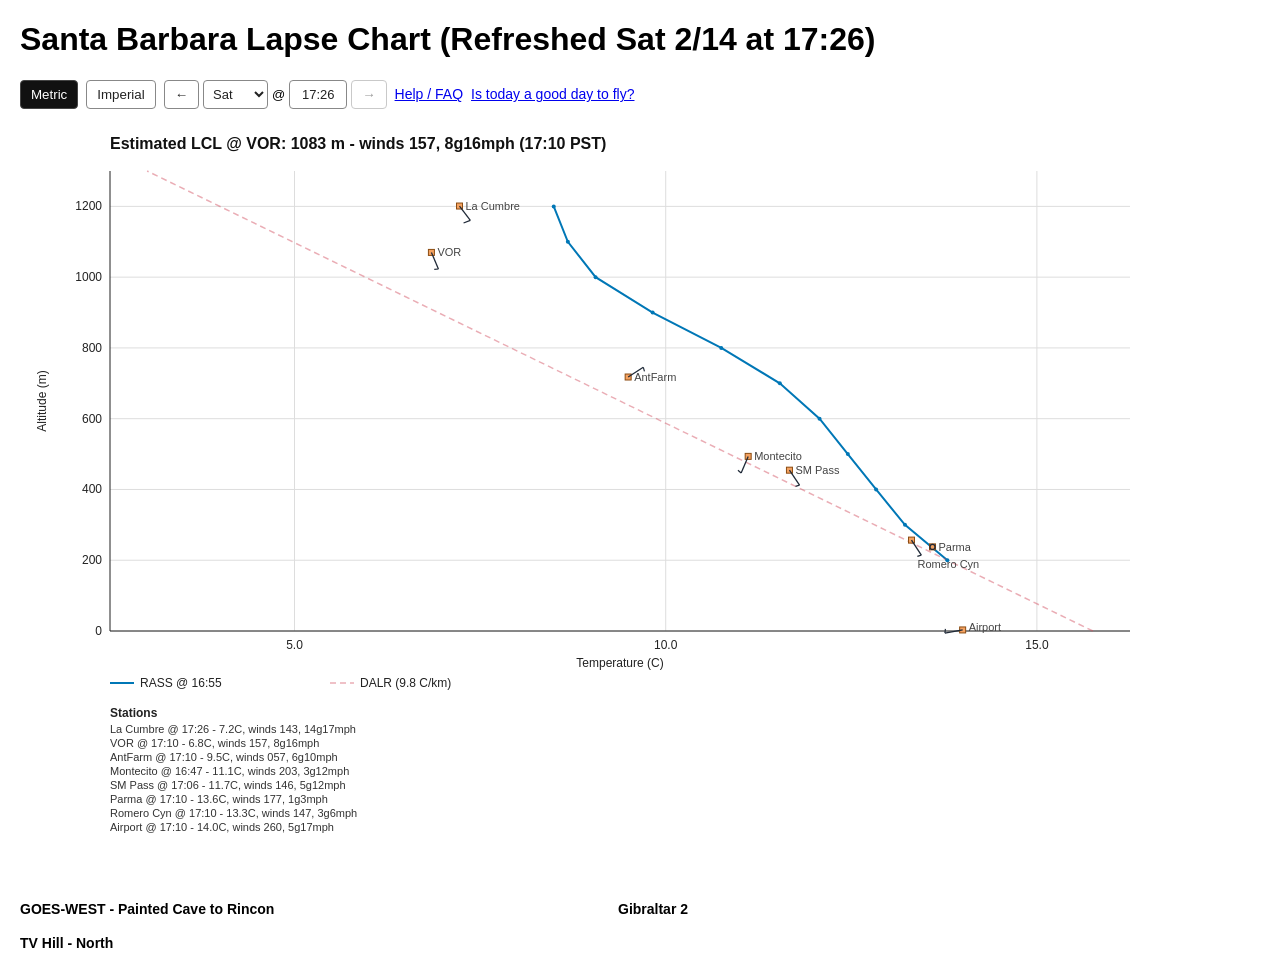
<file: index.html>
<!doctype html>
<html lang="en">
<head>
  <meta charset="utf-8" />
  <meta name="viewport" content="width=device-width, initial-scale=1" />
  <title>SB Live Lapse</title>
  <link rel="canonical" href="https://sb-live-lapse.com/" />
  <link rel="stylesheet" href="./styles.css" />
  <script defer src="./app.js"></script>
</head>
<body>
  <h1 id="chartTitle">Santa Barbara Lapse Chart (Refreshed --- --/-- at --:--)</h1>
  <div class="toolbar">
    <button id="metricBtn" class="control-button is-active" type="button">Metric</button>
    <button id="imperialBtn" class="control-button" type="button">Imperial</button>
    <div class="snapshot-nav" role="group" aria-label="Snapshot navigation (Pacific time)">
      <button id="prevSnapshotBtn" class="control-button" type="button" aria-label="Previous snapshot">&#8592;</button>
      <select id="snapshotDay" class="snapshot-field" aria-label="Snapshot day (Pacific time)" disabled>
        <option value="">---</option>
      </select>
      <span aria-hidden="true">@</span>
      <input id="snapshotTime" class="snapshot-field" type="text" inputmode="numeric" maxlength="5"
        placeholder="--:--" aria-label="Snapshot time (Pacific, 24-hour)"
        title="Pacific time: enter HH:MM or HHMM. Press Enter or leave the field to jump to the nearest available snapshot."
        autocomplete="off" spellcheck="false" disabled />
      <button id="nextSnapshotBtn" class="control-button" type="button" aria-label="Next snapshot">&#8594;</button>
    </div>
    <a
      href="./faq.html"
      target="_blank"
      rel="noopener noreferrer"
      class="toolbar-link"
    >Help / FAQ</a>
    <a
      href="https://www.youtube.com/watch?v=dQw4w9WgXcQ&list=RDdQw4w9WgXcQ"
      target="_blank"
      rel="noopener noreferrer"
      class="toolbar-link"
    >Is today a good day to fly?</a>
  </div>
  <img id="chart" src="./sba_wwtemp_chart_metric.svg" alt="Santa Barbara lapse chart" />
  <div class="imagery-grid">
  <section id="satelliteSection" class="satellite-section" aria-labelledby="satelliteHeading">
    <h2 id="satelliteHeading">GOES-WEST - Painted Cave to Rincon</h2>
    <p id="satelliteCaption" hidden></p>
    <p id="satelliteStatus" class="satellite-status" role="status">Loads after the chart, when this section is in view.</p>
    <button id="loadSatellite" class="control-button" type="button" disabled hidden>Load satellite image</button>
    <img id="satelliteImage" width="600" height="418" decoding="async" fetchpriority="low"
      aria-describedby="satelliteCaption" title="Satellite imagery: CIRA/NOAA. Coastline: Natural Earth."
      alt="GOES-West cloud imagery from Painted Cave to Rincon, with the coastline and Santa Barbara and Carpinteria marked. North is up; scan time is printed on each frame." hidden />
    <button id="playSatellite" class="control-button" type="button" disabled hidden>Play last hour</button>
  </section>
  <section id="gibraltarSection" class="camera-section" aria-labelledby="gibraltarHeading">
    <h2 id="gibraltarHeading"><a href="https://ops.alertcalifornia.org/cam-console/1986" target="_blank" rel="noopener noreferrer" title="ALERTCalifornia | UC San Diego">Gibraltar 2</a></h2>
    <p id="gibraltarCaption" hidden></p>
    <p id="gibraltarStatus" class="camera-status" role="status" hidden></p>
    <button id="gibraltarLoad" class="control-button" type="button" disabled hidden>Load camera image</button>
    <img id="gibraltarImage" width="600" height="366" decoding="async" fetchpriority="low"
      aria-describedby="gibraltarCaption" title="ALERTCalifornia | UC San Diego"
      alt="Latest tight image from Gibraltar 2. Capture time and actual compass bearing are printed above the image." hidden />
  </section>
  <section id="tvhillSection" class="camera-section panorama-section" aria-labelledby="tvhillHeading">
    <h2 id="tvhillHeading"><a href="https://ops.alertcalifornia.org/cam-console/2748" target="_blank" rel="noopener noreferrer" title="ALERTCalifornia | UC San Diego">TV Hill - North</a></h2>
    <p id="tvhillCaption" hidden></p>
    <p id="tvhillStatus" class="camera-status" role="status" hidden></p>
    <button id="tvhillLoad" class="control-button" type="button" disabled hidden>Load camera image</button>
    <img id="tvhillImage" width="1200" height="415" decoding="async" fetchpriority="low"
      aria-describedby="tvhillCaption" title="ALERTCalifornia | UC San Diego"
      alt="TV Hill 2 panorama cropped from 330 degrees through north to 090 degrees, with bearing labels." hidden />
  </section>
  </div>
</body>
</html>
</file>
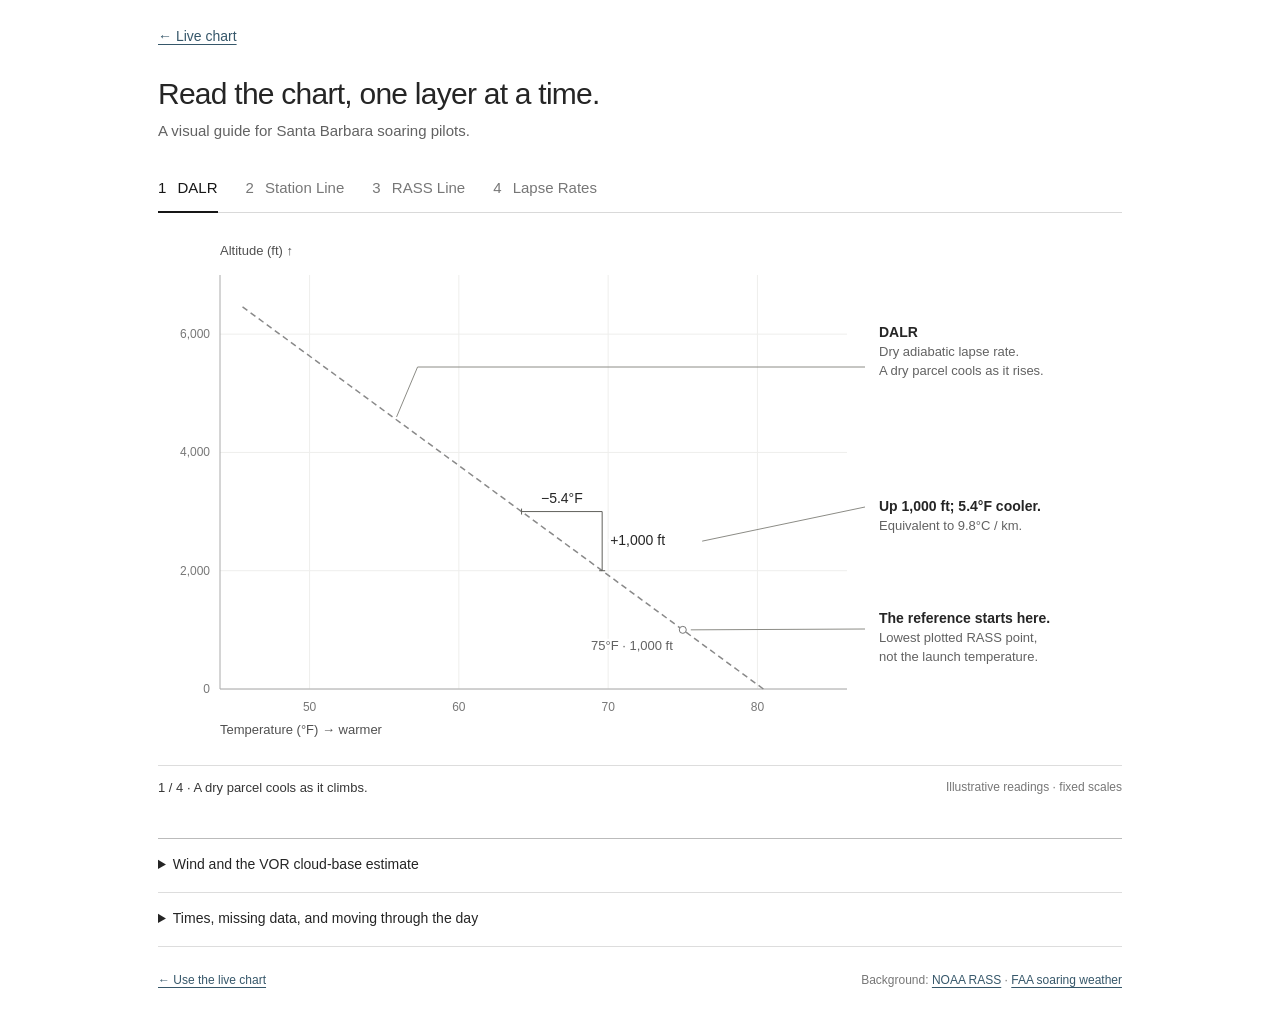
<file: faq.html>
<!doctype html>
<html lang="en">
<head>
  <meta charset="utf-8" />
  <meta name="viewport" content="width=device-width, initial-scale=1" />
  <meta name="description" content="Read the Santa Barbara lapse chart in four visual steps: DALR, Station Line, RASS Line, and Lapse Rates." />
  <title>A visual guide for soaring pilots — SB Live Lapse</title>
  <link rel="canonical" href="https://sb-live-lapse.com/faq.html" />
  <link rel="stylesheet" href="./styles.css" />
  <script defer src="./app.js"></script>
  <script defer src="./faq.js"></script>
</head>
<body class="faq-page">
  <main class="visual-guide">
    <header class="guide-header">
      <a href="./">← Live chart</a>
      <h1>Read the chart, one layer at a time.</h1>
      <p>A visual guide for Santa Barbara soaring pilots.</p>
    </header>

    <div class="layer-controls" role="group" aria-label="Chart layers">
      <button type="button" data-stage="1" aria-pressed="true" aria-controls="lesson-chart station-example"><span>1</span> DALR</button>
      <button type="button" data-stage="2" aria-pressed="false" aria-controls="lesson-chart station-example"><span>2</span> Station Line</button>
      <button type="button" data-stage="3" aria-pressed="false" aria-controls="lesson-chart station-example"><span>3</span> RASS Line</button>
      <button type="button" data-stage="4" aria-pressed="false" aria-controls="lesson-chart station-example"><span>4</span> Lapse Rates</button>
    </div>
    <figure class="lesson-figure">
      <svg id="lesson-chart" class="lesson-chart" role="img" aria-labelledby="lesson-chart-title lesson-chart-description"></svg>
      <figcaption><span id="layer-summary" class="layer-summary" aria-live="polite">1 / 4 · A dry parcel cools as it climbs.</span><span>Illustrative readings · fixed scales</span></figcaption>
    </figure>

    <figure id="station-example" class="station-example" hidden>
      <figcaption>In the station rows below the live chart</figcaption>
      <div class="station-readout">
        <span class="station-identity">La Cumbre (783SE) 3811ft @ 11:20 —</span>
        <span class="readout-part"><b>74.0F</b><small>observed temperature</small></span>
        <span class="readout-part"><b>winds 230, 8g14mph</b><small>from 230° · 8 mph, gusting 14</small></span>
      </div>
      <div id="station-row-rates" class="station-row-rates" hidden>
        <span>lapse/1000ft</span> <span id="station-comparisons"></span>
        <small>Each number compares La Cumbre with the named lower station.</small>
      </div>
    </figure>
    <noscript><p>Enable JavaScript to view the annotated charts. The dashed DALR reference cools 5.4°F per 1,000 ft; orange squares are surface stations; the black RASS profile shows the air aloft. Up is higher and right is warmer.</p></noscript>

    <div class="field-notes">
      <details>
        <summary>Wind and the VOR cloud-base estimate</summary>
        <div class="readout-key">
          <div><b>230°</b><span>from the southwest</span></div>
          <div><b>8g14mph</b><span>8 mph, gusting 14</span></div>
          <div><svg viewBox="0 0 100 44" role="img" aria-label="A wind barb with one full and one half feather: 15 knots"><path d="M28 38 V6 M28 6 L49 15 M28 15 L40 21"/><text x="59" y="27">15 kt</text></svg><span>long feather 10 kt · short 5 kt</span></div>
        </div>
        <div class="lcl-key"><b>Estimated LCL @ VOR: <u>6,000 ft</u></b><span>↑ estimated saturation altitude, MSL</span></div>
        <p>Wind text stays in mph; barbs use knots (a flag = 50 kt). LCL uses VOR temperature and dew point. It estimates where that air would condense, not the top of lift or an observed ceiling.</p>
      </details>

      <details>
        <summary>Times, missing data, and moving through the day</summary>
        <div class="readout-key time-key">
          <div><b>Refreshed 11:30</b><span>chart built</span></div>
          <div><b>RASS @ 10:55</b><span>air sampled</span></div>
          <div><b>Station @ 11:20</b><span>station report*</span></div>
        </div>
        <p>All times local. Station points need temperatures ≤ 60 minutes old when the chart was built; RASS disappears after 6 hours. Saved readings can be reused. Missing means no usable data; n/a means no lower comparison.</p>
        <p><kbd>←</kbd> older snapshot · <kbd>→</kbd> newer snapshot · <strong>Reload</strong> for the latest. History covers about 48 hours. Check the axis values when comparing snapshots: the live chart rescales.</p>
        <small>*The row shows the wind time when available, otherwise temperature time; they can differ.</small>
      </details>
    </div>

    <footer class="guide-footer">
      <a href="./">← Use the live chart</a>
      <span>Background: <a href="https://psl.noaa.gov/psd3/boundary/MstToga/profiler_description.html">NOAA RASS</a> · <a href="https://www.faa.gov/regulations_policies/handbooks_manuals/aviation/glider_handbook/gfh_chapter_9.pdf">FAA soaring weather</a></span>
    </footer>
  </main>
</body>
</html>
</file>
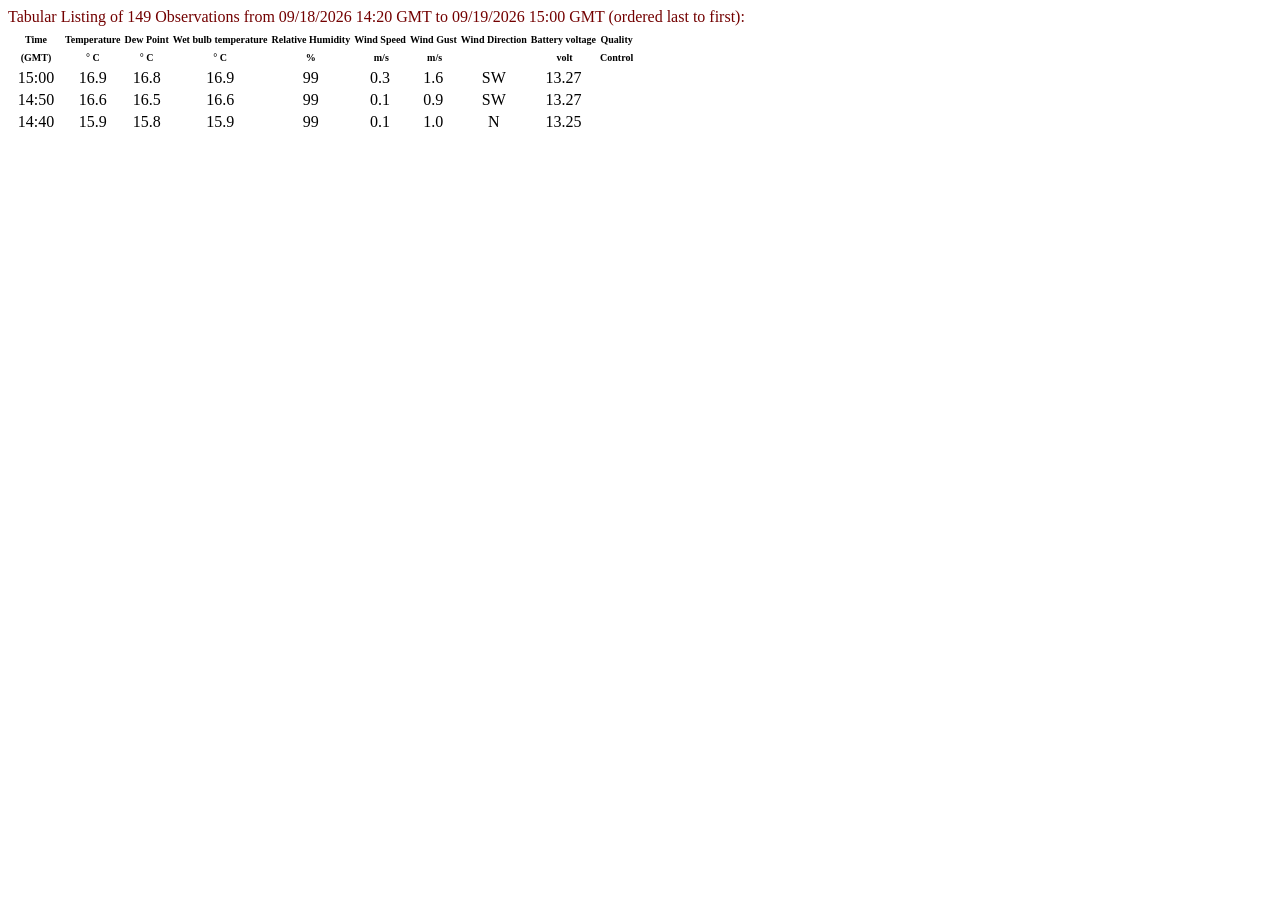
<file: tests/fixtures/mesowest_421SE.html>
<!DOCTYPE html>
<html><head><title>421SE Weather Conditions</title></head><body>
<font color="#730000">Tabular Listing of 149 Observations from 09/18/2026 14:20 GMT to 09/19/2026 15:00 GMT (ordered last to first):</font><br>
<table class="newtable">
	<tr>
		<th align="center" valign="top" class="newtable" width=50><font size="-2">Time<br>(GMT)</font></th>
		<th align="center" valign="top" class="newtable"><font size="-2">Temperature<br>&#176; C</font></th>
		<th align="center" valign="top" class="newtable"><font size="-2">Dew Point<br>&#176; C</font></th>
		<th align="center" valign="top" class="newtable"><font size="-2">Wet bulb temperature<br>&#176; C</font></th>
		<th align="center" valign="top" class="newtable"><font size="-2">Relative Humidity<br>%</font></th>
		<th align="center" valign="top" class="newtable"><font size="-2">Wind Speed<br>&nbsp;m/s</font></th>
		<th align="center" valign="top" class="newtable"><font size="-2">Wind Gust<br>&nbsp;m/s</font></th>
		<th align="center" valign="top" class="newtable"><font size="-2">Wind Direction<br></font></th>
		<th align="center" valign="top" class="newtable"><font size="-2">Battery voltage<br>&nbsp;volt</font></th>
		<th align="center" valign="top" class="newtable"><font size="-2">Quality<br>Control</font></th>
	</tr>
	<tr>
		<td align="center">15:00</td>
		<td align="center">   16.9</td>
		<td align="center">   16.8</td>
		<td align="center">   16.9</td>
		<td align="center">     99</td>
		<td align="center">0.3</td>
		<td align="center">1.6</td>
		<td align="center">SW</td>
		<td align="center">  13.27</td>
	<tr>
		<td align="center">14:50</td>
		<td align="center">   16.6</td>
		<td align="center">   16.5</td>
		<td align="center">   16.6</td>
		<td align="center">     99</td>
		<td align="center">0.1</td>
		<td align="center">0.9</td>
		<td align="center">SW</td>
		<td align="center">  13.27</td>
	<tr>
		<td align="center">14:40</td>
		<td align="center">   15.9</td>
		<td align="center">   15.8</td>
		<td align="center">   15.9</td>
		<td align="center">     99</td>
		<td align="center">0.1</td>
		<td align="center">1.0</td>
		<td align="center">N</td>
		<td align="center">  13.25</td>
	</table></body></html>
</file>
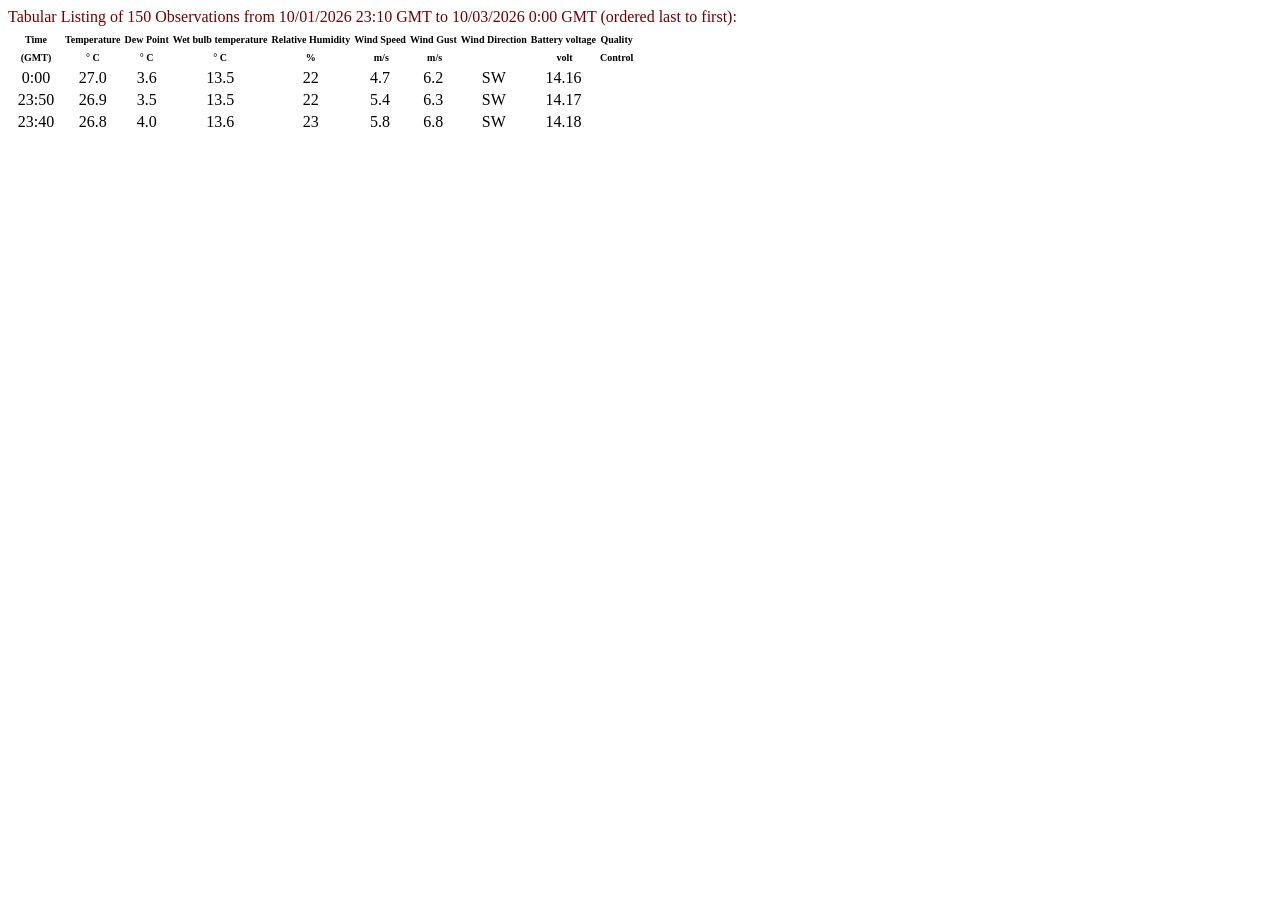
<file: tests/fixtures/mesowest_783SE.html>
<!DOCTYPE html>
<html><head><title>783SE Weather Conditions</title></head><body>
<font color="#730000">Tabular Listing of 150 Observations from 10/01/2026 23:10 GMT to 10/03/2026 0:00 GMT (ordered last to first):</font><br>
<table class="newtable">
	<tr>
		<th align="center" valign="top" class="newtable" width=50><font size="-2">Time<br>(GMT)</font></th>
		<th align="center" valign="top" class="newtable"><font size="-2">Temperature<br>&#176; C</font></th>
		<th align="center" valign="top" class="newtable"><font size="-2">Dew Point<br>&#176; C</font></th>
		<th align="center" valign="top" class="newtable"><font size="-2">Wet bulb temperature<br>&#176; C</font></th>
		<th align="center" valign="top" class="newtable"><font size="-2">Relative Humidity<br>%</font></th>
		<th align="center" valign="top" class="newtable"><font size="-2">Wind Speed<br>&nbsp;m/s</font></th>
		<th align="center" valign="top" class="newtable"><font size="-2">Wind Gust<br>&nbsp;m/s</font></th>
		<th align="center" valign="top" class="newtable"><font size="-2">Wind Direction<br></font></th>
		<th align="center" valign="top" class="newtable"><font size="-2">Battery voltage<br>&nbsp;volt</font></th>
		<th align="center" valign="top" class="newtable"><font size="-2">Quality<br>Control</font></th>
	</tr>
	<tr>
		<td align="center">0:00</td>
		<td align="center">   27.0</td>
		<td align="center">    3.6</td>
		<td align="center">   13.5</td>
		<td align="center">     22</td>
		<td align="center">4.7</td>
		<td align="center">6.2</td>
		<td align="center">SW</td>
		<td align="center">  14.16</td>
	<tr>
		<td align="center">23:50</td>
		<td align="center">   26.9</td>
		<td align="center">    3.5</td>
		<td align="center">   13.5</td>
		<td align="center">     22</td>
		<td align="center">5.4</td>
		<td align="center">6.3</td>
		<td align="center">SW</td>
		<td align="center">  14.17</td>
	<tr>
		<td align="center">23:40</td>
		<td align="center">   26.8</td>
		<td align="center">    4.0</td>
		<td align="center">   13.6</td>
		<td align="center">     23</td>
		<td align="center">5.8</td>
		<td align="center">6.8</td>
		<td align="center">SW</td>
		<td align="center">  14.18</td>
	</table></body></html>
</file>
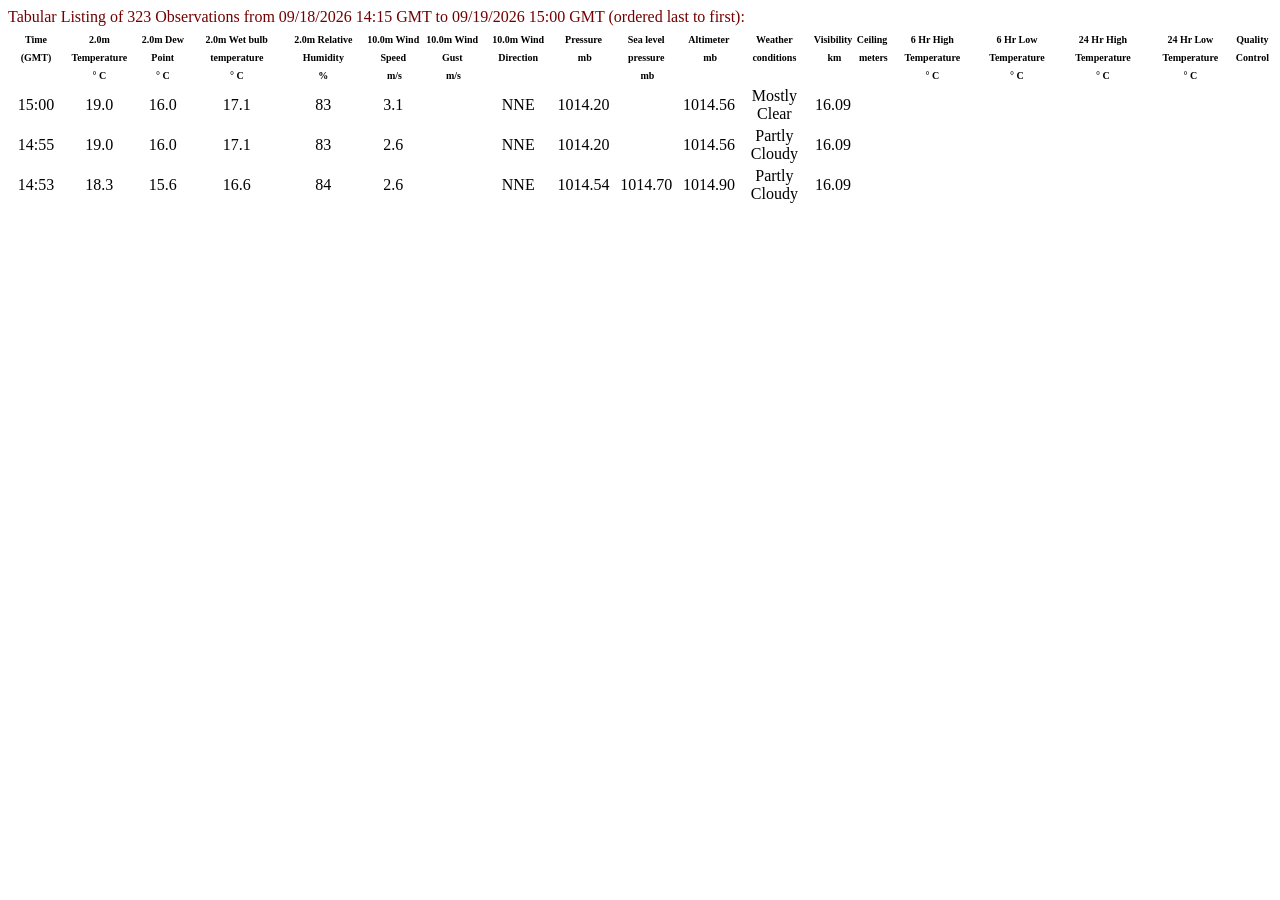
<file: tests/fixtures/mesowest_KSBA.html>
<!DOCTYPE html>
<html><head><title>KSBA Weather Conditions</title></head><body>
<font color="#730000">Tabular Listing of 323 Observations from 09/18/2026 14:15 GMT to 09/19/2026 15:00 GMT (ordered last to first):</font><br>
<table class="newtable">
	<tr>
		<th align="center" valign="top" class="newtable" width=50><font size="-2">Time<br>(GMT)</font></th>
		<th align="center" valign="top" class="newtable"><font size="-2">2.0m Temperature<br>&#176; C</font></th>
		<th align="center" valign="top" class="newtable"><font size="-2">2.0m Dew Point<br>&#176; C</font></th>
		<th align="center" valign="top" class="newtable"><font size="-2">2.0m Wet bulb temperature<br>&#176; C</font></th>
		<th align="center" valign="top" class="newtable"><font size="-2">2.0m Relative Humidity<br>%</font></th>
		<th align="center" valign="top" class="newtable"><font size="-2">10.0m Wind Speed<br>&nbsp;m/s</font></th>
		<th align="center" valign="top" class="newtable"><font size="-2">10.0m Wind Gust<br>&nbsp;m/s</font></th>
		<th align="center" valign="top" class="newtable"><font size="-2">10.0m Wind Direction<br></font></th>
		<th align="center" valign="top" class="newtable"><font size="-2">Pressure<br>&nbsp;mb</font></th>
		<th align="center" valign="top" class="newtable"><font size="-2">Sea level pressure<br>&nbsp;mb</font></th>
		<th align="center" valign="top" class="newtable"><font size="-2">Altimeter<br>&nbsp;mb</font></th>
		<th align="center" valign="top" class="newtable"><font size="-2">Weather conditions<br></font></th>
		<th align="center" valign="top" class="newtable"><font size="-2">Visibility<br>&nbsp;km</font></th>
		<th align="center" valign="top" class="newtable"><font size="-2">Ceiling<br>&nbsp;meters</font></th>
		<th align="center" valign="top" class="newtable"><font size="-2">6 Hr High Temperature<br>&#176; C</font></th>
		<th align="center" valign="top" class="newtable"><font size="-2">6 Hr Low Temperature<br>&#176; C</font></th>
		<th align="center" valign="top" class="newtable"><font size="-2">24 Hr High Temperature<br>&#176; C</font></th>
		<th align="center" valign="top" class="newtable"><font size="-2">24 Hr Low Temperature<br>&#176; C</font></th>
		<th align="center" valign="top" class="newtable"><font size="-2">Quality<br>Control</font></th>
	</tr>
	<tr>
		<td align="center">15:00</td>
		<td align="center">   19.0</td>
		<td align="center">   16.0</td>
		<td align="center">   17.1</td>
		<td align="center">     83</td>
		<td align="center">3.1</td>
		<td align="center"></td>
		<td align="center">NNE</td>
		<td align="center">1014.20</td>
		<td align="center"></td>
		<td align="center">1014.56</td>
		<td align="center">Mostly Clear</td>
		<td align="center">  16.09</td>
		<td align="center"></td>
		<td align="center"></td>
		<td align="center"></td>
		<td align="center"></td>
		<td align="center"></td>
	<tr>
		<td align="center">14:55</td>
		<td align="center">   19.0</td>
		<td align="center">   16.0</td>
		<td align="center">   17.1</td>
		<td align="center">     83</td>
		<td align="center">2.6</td>
		<td align="center"></td>
		<td align="center">NNE</td>
		<td align="center">1014.20</td>
		<td align="center"></td>
		<td align="center">1014.56</td>
		<td align="center">Partly Cloudy</td>
		<td align="center">  16.09</td>
		<td align="center"></td>
		<td align="center"></td>
		<td align="center"></td>
		<td align="center"></td>
		<td align="center"></td>
	<tr>
		<td align="center">14:53</td>
		<td align="center">   18.3</td>
		<td align="center">   15.6</td>
		<td align="center">   16.6</td>
		<td align="center">     84</td>
		<td align="center">2.6</td>
		<td align="center"></td>
		<td align="center">NNE</td>
		<td align="center">1014.54</td>
		<td align="center">1014.70</td>
		<td align="center">1014.90</td>
		<td align="center">Partly Cloudy</td>
		<td align="center">  16.09</td>
		<td align="center"></td>
		<td align="center"></td>
		<td align="center"></td>
		<td align="center"></td>
		<td align="center"></td>
	</table></body></html>
</file>
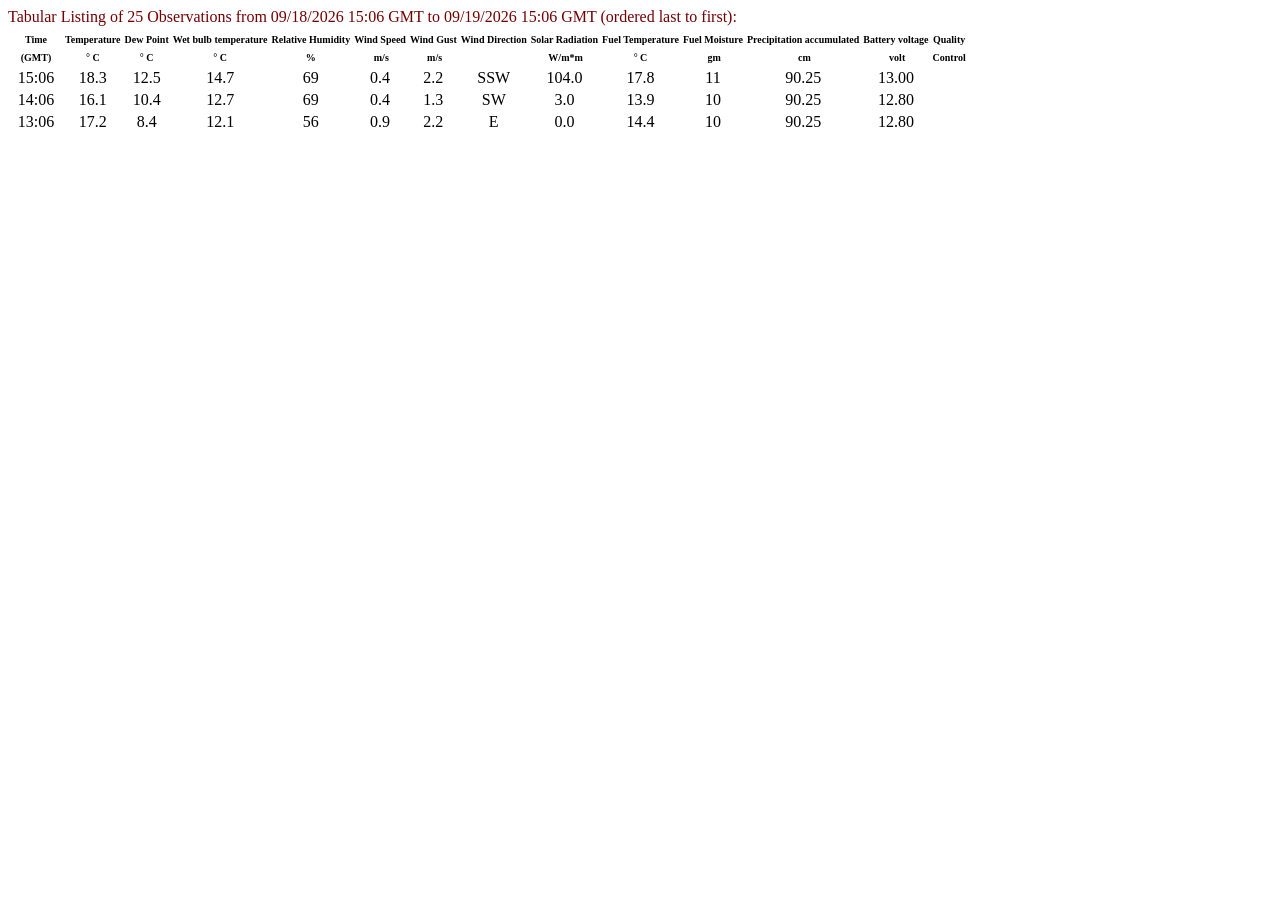
<file: tests/fixtures/mesowest_MPWC1.html>
<!DOCTYPE html>
<html><head><title>MPWC1 Weather Conditions</title></head><body>
<font color="#730000">Tabular Listing of 25 Observations from 09/18/2026 15:06 GMT to 09/19/2026 15:06 GMT (ordered last to first):</font><br>
<table class="newtable">
	<tr>
		<th align="center" valign="top" class="newtable" width=50><font size="-2">Time<br>(GMT)</font></th>
		<th align="center" valign="top" class="newtable"><font size="-2">Temperature<br>&#176; C</font></th>
		<th align="center" valign="top" class="newtable"><font size="-2">Dew Point<br>&#176; C</font></th>
		<th align="center" valign="top" class="newtable"><font size="-2">Wet bulb temperature<br>&#176; C</font></th>
		<th align="center" valign="top" class="newtable"><font size="-2">Relative Humidity<br>%</font></th>
		<th align="center" valign="top" class="newtable"><font size="-2">Wind Speed<br>&nbsp;m/s</font></th>
		<th align="center" valign="top" class="newtable"><font size="-2">Wind Gust<br>&nbsp;m/s</font></th>
		<th align="center" valign="top" class="newtable"><font size="-2">Wind Direction<br></font></th>
		<th align="center" valign="top" class="newtable"><font size="-2">Solar Radiation<br>&nbsp;W/m*m</font></th>
		<th align="center" valign="top" class="newtable"><font size="-2">Fuel Temperature<br>&#176; C</font></th>
		<th align="center" valign="top" class="newtable"><font size="-2">Fuel Moisture<br>&nbsp;gm</font></th>
		<th align="center" valign="top" class="newtable"><font size="-2">Precipitation accumulated<br>&nbsp;cm</font></th>
		<th align="center" valign="top" class="newtable"><font size="-2">Battery voltage<br>&nbsp;volt</font></th>
		<th align="center" valign="top" class="newtable"><font size="-2">Quality<br>Control</font></th>
	</tr>
	<tr>
		<td align="center">15:06</td>
		<td align="center">   18.3</td>
		<td align="center">   12.5</td>
		<td align="center">   14.7</td>
		<td align="center">     69</td>
		<td align="center">0.4</td>
		<td align="center">2.2</td>
		<td align="center">SSW</td>
		<td align="center">  104.0</td>
		<td align="center">   17.8</td>
		<td align="center">     11</td>
		<td align="center">  90.25</td>
		<td align="center">  13.00</td>
	<tr>
		<td align="center">14:06</td>
		<td align="center">   16.1</td>
		<td align="center">   10.4</td>
		<td align="center">   12.7</td>
		<td align="center">     69</td>
		<td align="center">0.4</td>
		<td align="center">1.3</td>
		<td align="center">SW</td>
		<td align="center">    3.0</td>
		<td align="center">   13.9</td>
		<td align="center">     10</td>
		<td align="center">  90.25</td>
		<td align="center">  12.80</td>
	<tr>
		<td align="center">13:06</td>
		<td align="center">   17.2</td>
		<td align="center">    8.4</td>
		<td align="center">   12.1</td>
		<td align="center">     56</td>
		<td align="center">0.9</td>
		<td align="center">2.2</td>
		<td align="center">E</td>
		<td align="center">    0.0</td>
		<td align="center">   14.4</td>
		<td align="center">     10</td>
		<td align="center">  90.25</td>
		<td align="center">  12.80</td>
	</table></body></html>
</file>
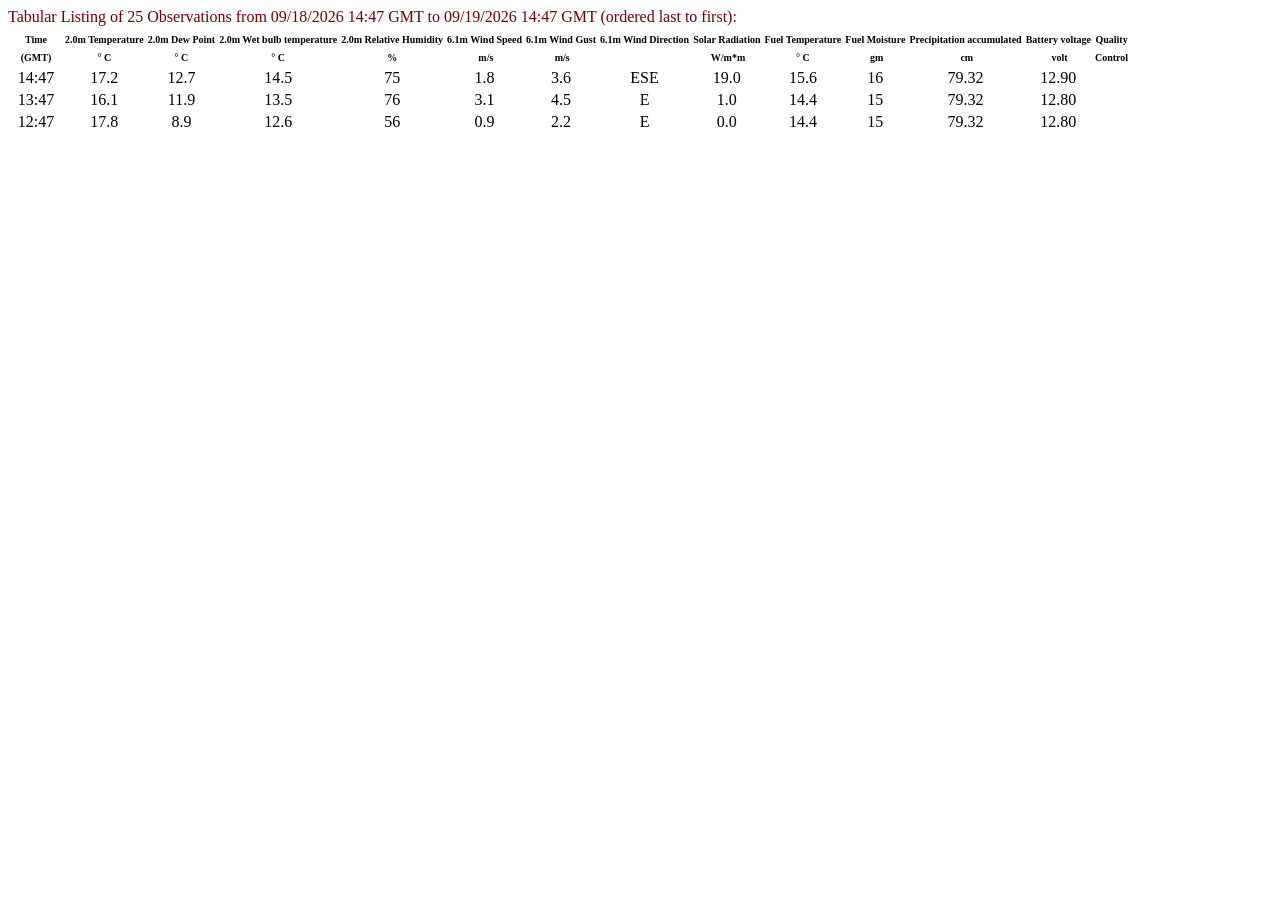
<file: tests/fixtures/mesowest_MTIC1.html>
<!DOCTYPE html>
<html><head><title>MTIC1 Weather Conditions</title></head><body>
<font color="#730000">Tabular Listing of 25 Observations from 09/18/2026 14:47 GMT to 09/19/2026 14:47 GMT (ordered last to first):</font><br>
<table class="newtable">
	<tr>
		<th align="center" valign="top" class="newtable" width=50><font size="-2">Time<br>(GMT)</font></th>
		<th align="center" valign="top" class="newtable"><font size="-2">2.0m Temperature<br>&#176; C</font></th>
		<th align="center" valign="top" class="newtable"><font size="-2">2.0m Dew Point<br>&#176; C</font></th>
		<th align="center" valign="top" class="newtable"><font size="-2">2.0m Wet bulb temperature<br>&#176; C</font></th>
		<th align="center" valign="top" class="newtable"><font size="-2">2.0m Relative Humidity<br>%</font></th>
		<th align="center" valign="top" class="newtable"><font size="-2">6.1m Wind Speed<br>&nbsp;m/s</font></th>
		<th align="center" valign="top" class="newtable"><font size="-2">6.1m Wind Gust<br>&nbsp;m/s</font></th>
		<th align="center" valign="top" class="newtable"><font size="-2">6.1m Wind Direction<br></font></th>
		<th align="center" valign="top" class="newtable"><font size="-2">Solar Radiation<br>&nbsp;W/m*m</font></th>
		<th align="center" valign="top" class="newtable"><font size="-2">Fuel Temperature<br>&#176; C</font></th>
		<th align="center" valign="top" class="newtable"><font size="-2">Fuel Moisture<br>&nbsp;gm</font></th>
		<th align="center" valign="top" class="newtable"><font size="-2">Precipitation accumulated<br>&nbsp;cm</font></th>
		<th align="center" valign="top" class="newtable"><font size="-2">Battery voltage<br>&nbsp;volt</font></th>
		<th align="center" valign="top" class="newtable"><font size="-2">Quality<br>Control</font></th>
	</tr>
	<tr>
		<td align="center">14:47</td>
		<td align="center">   17.2</td>
		<td align="center">   12.7</td>
		<td align="center">   14.5</td>
		<td align="center">     75</td>
		<td align="center">1.8</td>
		<td align="center">3.6</td>
		<td align="center">ESE</td>
		<td align="center">   19.0</td>
		<td align="center">   15.6</td>
		<td align="center">     16</td>
		<td align="center">  79.32</td>
		<td align="center">  12.90</td>
	<tr>
		<td align="center">13:47</td>
		<td align="center">   16.1</td>
		<td align="center">   11.9</td>
		<td align="center">   13.5</td>
		<td align="center">     76</td>
		<td align="center">3.1</td>
		<td align="center">4.5</td>
		<td align="center">E</td>
		<td align="center">    1.0</td>
		<td align="center">   14.4</td>
		<td align="center">     15</td>
		<td align="center">  79.32</td>
		<td align="center">  12.80</td>
	<tr>
		<td align="center">12:47</td>
		<td align="center">   17.8</td>
		<td align="center">    8.9</td>
		<td align="center">   12.6</td>
		<td align="center">     56</td>
		<td align="center">0.9</td>
		<td align="center">2.2</td>
		<td align="center">E</td>
		<td align="center">    0.0</td>
		<td align="center">   14.4</td>
		<td align="center">     15</td>
		<td align="center">  79.32</td>
		<td align="center">  12.80</td>
	</table></body></html>
</file>
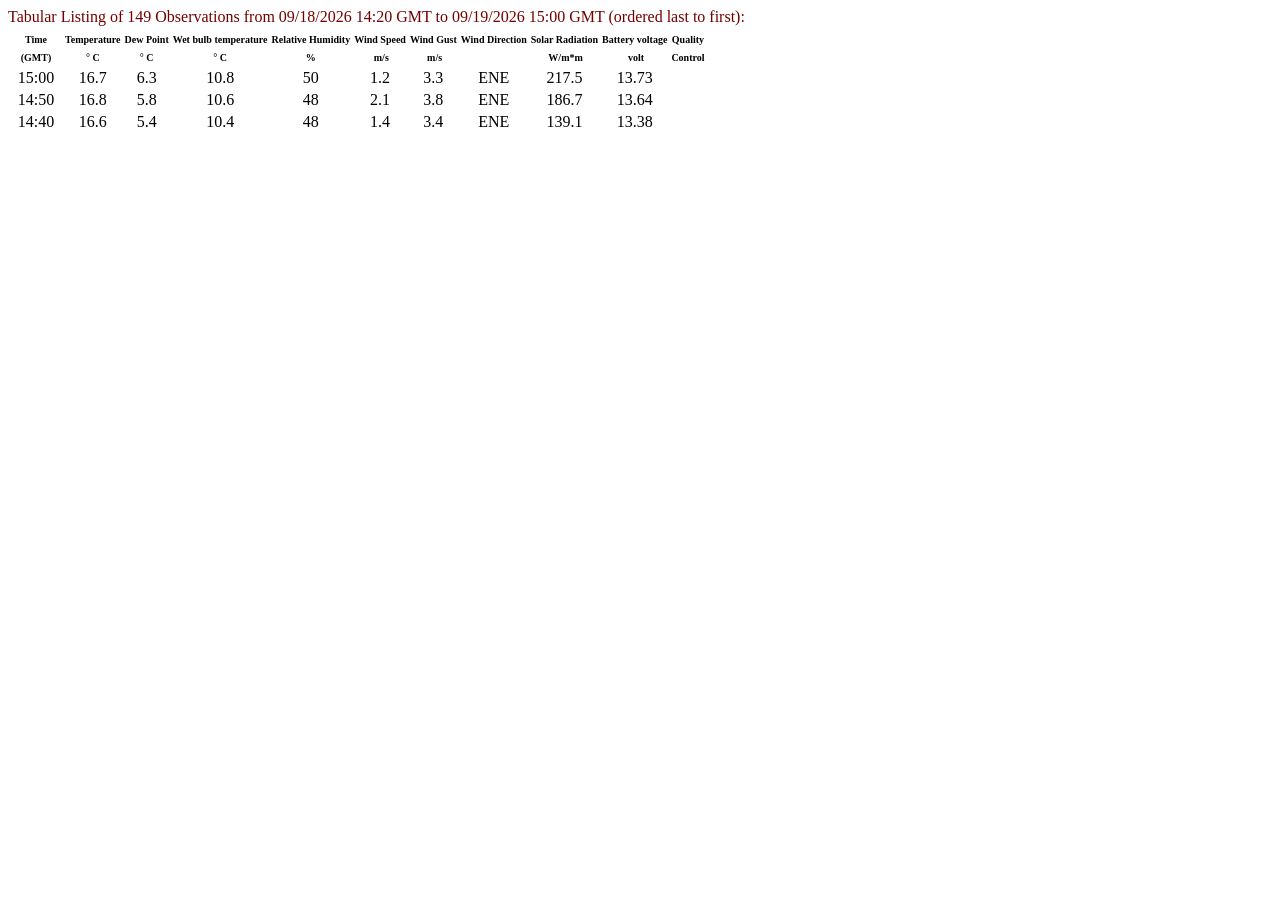
<file: tests/fixtures/mesowest_SE068.html>
<!DOCTYPE html>
<html><head><title>SE068 Weather Conditions</title></head><body>
<font color="#730000">Tabular Listing of 149 Observations from 09/18/2026 14:20 GMT to 09/19/2026 15:00 GMT (ordered last to first):</font><br>
<table class="newtable">
	<tr>
		<th align="center" valign="top" class="newtable" width=50><font size="-2">Time<br>(GMT)</font></th>
		<th align="center" valign="top" class="newtable"><font size="-2">Temperature<br>&#176; C</font></th>
		<th align="center" valign="top" class="newtable"><font size="-2">Dew Point<br>&#176; C</font></th>
		<th align="center" valign="top" class="newtable"><font size="-2">Wet bulb temperature<br>&#176; C</font></th>
		<th align="center" valign="top" class="newtable"><font size="-2">Relative Humidity<br>%</font></th>
		<th align="center" valign="top" class="newtable"><font size="-2">Wind Speed<br>&nbsp;m/s</font></th>
		<th align="center" valign="top" class="newtable"><font size="-2">Wind Gust<br>&nbsp;m/s</font></th>
		<th align="center" valign="top" class="newtable"><font size="-2">Wind Direction<br></font></th>
		<th align="center" valign="top" class="newtable"><font size="-2">Solar Radiation<br>&nbsp;W/m*m</font></th>
		<th align="center" valign="top" class="newtable"><font size="-2">Battery voltage<br>&nbsp;volt</font></th>
		<th align="center" valign="top" class="newtable"><font size="-2">Quality<br>Control</font></th>
	</tr>
	<tr>
		<td align="center">15:00</td>
		<td align="center">   16.7</td>
		<td align="center">    6.3</td>
		<td align="center">   10.8</td>
		<td align="center">     50</td>
		<td align="center">1.2</td>
		<td align="center">3.3</td>
		<td align="center">ENE</td>
		<td align="center">  217.5</td>
		<td align="center">  13.73</td>
	<tr>
		<td align="center">14:50</td>
		<td align="center">   16.8</td>
		<td align="center">    5.8</td>
		<td align="center">   10.6</td>
		<td align="center">     48</td>
		<td align="center">2.1</td>
		<td align="center">3.8</td>
		<td align="center">ENE</td>
		<td align="center">  186.7</td>
		<td align="center">  13.64</td>
	<tr>
		<td align="center">14:40</td>
		<td align="center">   16.6</td>
		<td align="center">    5.4</td>
		<td align="center">   10.4</td>
		<td align="center">     48</td>
		<td align="center">1.4</td>
		<td align="center">3.4</td>
		<td align="center">ENE</td>
		<td align="center">  139.1</td>
		<td align="center">  13.38</td>
	</table></body></html>
</file>
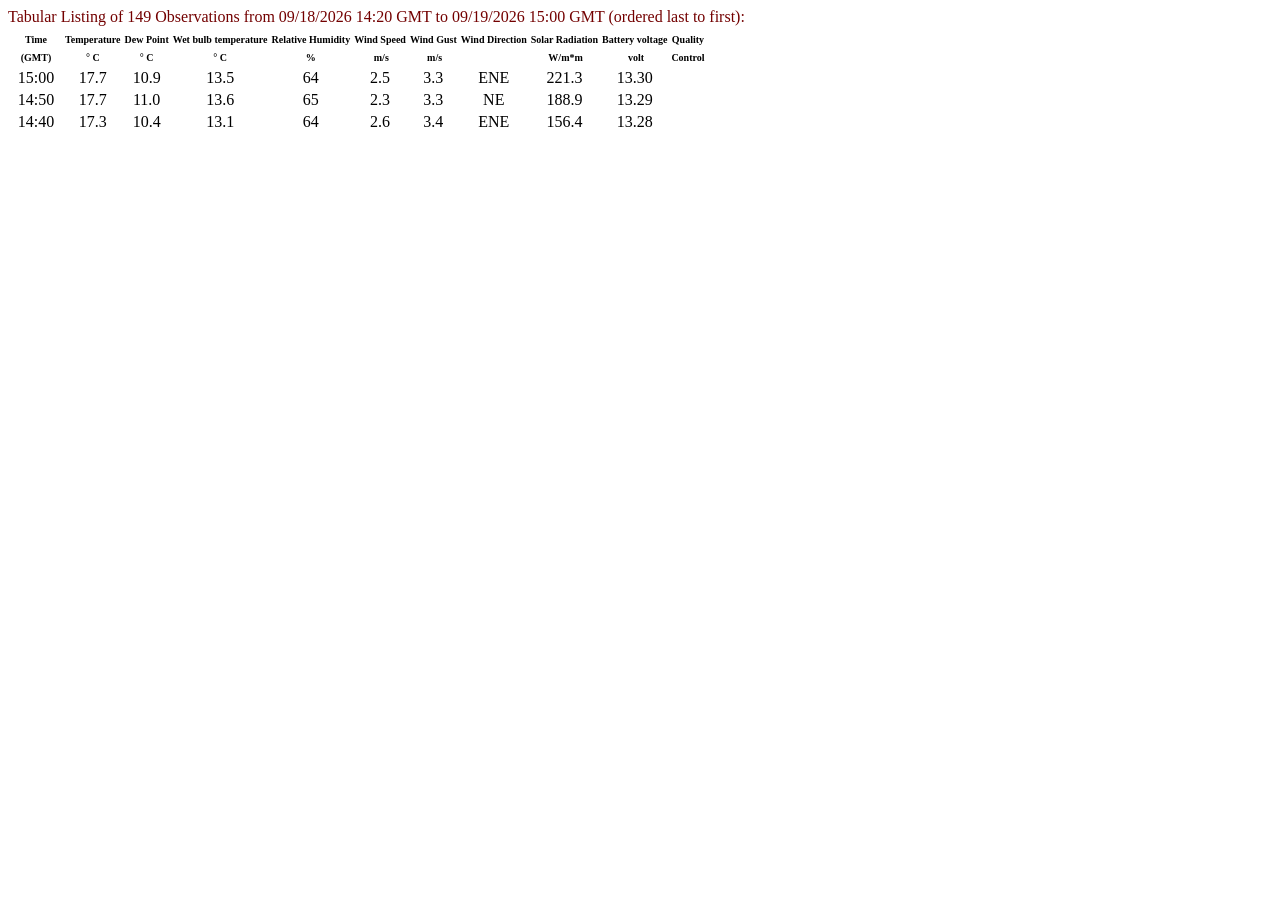
<file: tests/fixtures/mesowest_SE234.html>
<!DOCTYPE html>
<html><head><title>SE234 Weather Conditions</title></head><body>
<font color="#730000">Tabular Listing of 149 Observations from 09/18/2026 14:20 GMT to 09/19/2026 15:00 GMT (ordered last to first):</font><br>
<table class="newtable">
	<tr>
		<th align="center" valign="top" class="newtable" width=50><font size="-2">Time<br>(GMT)</font></th>
		<th align="center" valign="top" class="newtable"><font size="-2">Temperature<br>&#176; C</font></th>
		<th align="center" valign="top" class="newtable"><font size="-2">Dew Point<br>&#176; C</font></th>
		<th align="center" valign="top" class="newtable"><font size="-2">Wet bulb temperature<br>&#176; C</font></th>
		<th align="center" valign="top" class="newtable"><font size="-2">Relative Humidity<br>%</font></th>
		<th align="center" valign="top" class="newtable"><font size="-2">Wind Speed<br>&nbsp;m/s</font></th>
		<th align="center" valign="top" class="newtable"><font size="-2">Wind Gust<br>&nbsp;m/s</font></th>
		<th align="center" valign="top" class="newtable"><font size="-2">Wind Direction<br></font></th>
		<th align="center" valign="top" class="newtable"><font size="-2">Solar Radiation<br>&nbsp;W/m*m</font></th>
		<th align="center" valign="top" class="newtable"><font size="-2">Battery voltage<br>&nbsp;volt</font></th>
		<th align="center" valign="top" class="newtable"><font size="-2">Quality<br>Control</font></th>
	</tr>
	<tr>
		<td align="center">15:00</td>
		<td align="center">   17.7</td>
		<td align="center">   10.9</td>
		<td align="center">   13.5</td>
		<td align="center">     64</td>
		<td align="center">2.5</td>
		<td align="center">3.3</td>
		<td align="center">ENE</td>
		<td align="center">  221.3</td>
		<td align="center">  13.30</td>
	<tr>
		<td align="center">14:50</td>
		<td align="center">   17.7</td>
		<td align="center">   11.0</td>
		<td align="center">   13.6</td>
		<td align="center">     65</td>
		<td align="center">2.3</td>
		<td align="center">3.3</td>
		<td align="center">NE</td>
		<td align="center">  188.9</td>
		<td align="center">  13.29</td>
	<tr>
		<td align="center">14:40</td>
		<td align="center">   17.3</td>
		<td align="center">   10.4</td>
		<td align="center">   13.1</td>
		<td align="center">     64</td>
		<td align="center">2.6</td>
		<td align="center">3.4</td>
		<td align="center">ENE</td>
		<td align="center">  156.4</td>
		<td align="center">  13.28</td>
	</table></body></html>
</file>
<file: styles.css>
body {
  font-family: Helvetica, Arial, sans-serif;
  margin: 20px;
}

.toolbar {
  display: flex;
  flex-wrap: wrap;
  align-items: center;
  gap: 8px;
  margin-bottom: 12px;
}

.control-button {
  padding: 6px 10px;
  border: 1px solid #888;
  background: #fff;
  color: #222;
  border-radius: 4px;
  cursor: pointer;
}

.control-button.is-active {
  border-color: #444;
  background: #111;
  color: #fff;
}

.control-button.is-disabled {
  cursor: default;
  opacity: 0.45;
}

.snapshot-nav {
  display: inline-flex;
  align-items: center;
  gap: 4px;
  white-space: nowrap;
  font-size: 13px;
}

.snapshot-field {
  box-sizing: border-box;
  height: 29px;
  padding: 4px 5px;
  border: 1px solid #888;
  border-radius: 4px;
  background: #fff;
  color: #222;
  font: 13px Helvetica, Arial, sans-serif;
}

#snapshotDay { width: 65px; }
#snapshotTime { width: 58px; text-align: center; font-variant-numeric: tabular-nums; }
.snapshot-field:disabled { opacity: 0.45; }
.snapshot-field[aria-invalid="true"] { border-color: #c62828; }

.toolbar-link {
  color: #0000ee;
  font-size: 14px;
  text-decoration: underline;
}

#chart {
  max-width: 100%;
  height: auto;
}

.imagery-grid { display: grid; grid-template-columns: repeat(2, minmax(0, 1fr)); gap: 12px 16px; max-width: 1180px; margin-top: 16px; align-items: start; }
.satellite-section, .camera-section { min-width: 0; font-size: 13px; }
.panorama-section { grid-column: 1 / -1; }
.camera-section h2 { font-size: 14px; margin: 0 0 6px; }
.camera-section h2 a { color: inherit; text-decoration: none; }
.camera-section h2 a:hover { text-decoration: underline; }
.camera-section img { width: 100%; height: auto; margin-top: 8px; }
.camera-section .camera-status { margin: 4px 0; color: #555; }
.camera-section button { margin: 4px 0; }
.satellite-section h2 { font-size: 14px; margin: 0 0 6px; }
.satellite-section p { margin: 6px 0; }
#satelliteImage { max-width: 100%; height: auto; margin-top: 8px; }
#loadSatellite { margin: 4px 0; }
#playSatellite { display: block; margin: 4px 0; }
#playSatellite[hidden] { display: none; }
.satellite-section .satellite-status {
  position: absolute;
  width: 1px;
  height: 1px;
  padding: 0;
  margin: -1px;
  overflow: hidden;
  clip-path: inset(50%);
  white-space: nowrap;
}

/* Visual field guide. Chart styles deliberately match the live plot. */
.faq-page { margin: 0; color: #252525; background: #fff; line-height: 1.5; }
.faq-page * { box-sizing: border-box; }
.faq-page a { color: #36576a; text-underline-offset: 3px; }
.faq-page button:focus-visible, .faq-page a:focus-visible, .faq-page summary:focus-visible { outline: 2px solid #0077b6; outline-offset: 4px; }
.visual-guide { max-width: 1020px; padding: 24px 28px 32px; margin: auto; }
.guide-header > a { font-size: 14px; }
.guide-header h1 { font-size: clamp(23px, 3.5vw, 30px); font-weight: 500; letter-spacing: -.025em; line-height: 1.2; margin: 28px 0 8px; }
.guide-header p { color: #626262; font-size: 15px; margin: 0 0 24px; }
.layer-controls { display: flex; gap: 28px; border-bottom: 1px solid #d9d9d9; }
.layer-controls button { color: #777; padding: 10px 0 12px; margin-bottom: -1px; border: 0; border-bottom: 2px solid transparent; background: none; font: inherit; font-size: 15px; cursor: pointer; }
.layer-controls button span { color: inherit; margin-right: 7px; font-variant-numeric: tabular-nums; }
.layer-controls button[aria-pressed="true"] { color: #161616; border-bottom-color: #161616; }
.layer-controls button:hover { color: #161616; }
.lesson-figure { margin: 20px 0 28px; }
.lesson-chart { display: block; width: 100%; overflow: visible; }
.lesson-chart text { font-family: Helvetica, Arial, sans-serif; fill: #252525; font-size: 14px; }
.lesson-chart .tick { fill: #777; font-size: 12px; font-variant-numeric: tabular-nums; }
.lesson-chart .axis-label { font-size: 13px; fill: #505050; }
.lesson-chart .grid { stroke: #eeeeec; stroke-width: 1; }
.lesson-chart .axis { stroke: #aaa; stroke-width: 1; }
.lesson-chart .dalr { stroke: #898989; stroke-width: 1.5; stroke-dasharray: 6 4; fill: none; }
.lesson-chart .station-line { stroke: #888; stroke-width: 1.3; stroke-dasharray: 3 4; fill: none; }
.lesson-chart .station { fill: #f4a261; stroke: #8b4c12; stroke-width: 1; }
.lesson-chart .rass { stroke: #111; stroke-width: 2; fill: none; }
.lesson-chart .rass-dot { fill: #0077b6; }
.lesson-chart .leader { stroke: #8c8c86; stroke-width: 1; fill: none; }
.lesson-chart .measure { stroke: #60605b; stroke-width: 1; fill: none; }
.lesson-chart .projection { stroke: #cfa77f; stroke-width: 1; stroke-dasharray: 2 4; fill: none; }
.lesson-chart .label { paint-order: stroke; stroke: #fff; stroke-width: 5px; stroke-linejoin: round; }
.lesson-chart .emphasis { font-weight: 600; }
.lesson-chart .quiet { fill: #626262; font-size: 13px; }
.lesson-chart .warm { fill: #b52b28; }
.lesson-chart .cool { fill: #1565c0; }
.lesson-chart .station-leader { stroke: #bbb; stroke-width: .8; fill: none; }
.lesson-chart .wind-barb { stroke: #555; stroke-width: 1.1; fill: none; }
.lesson-chart .station-name { font-size: 12px; fill: #555; }
.lesson-chart .observed-temp { fill: #161616; }
.lesson-chart .lapse-number { font-size: 11px; }
.lesson-chart .strong { font-weight: 700; }
.lesson-figure figcaption { display: flex; justify-content: space-between; gap: 10px; padding: 12px 0; border-top: 1px solid #ddd; font-size: 12px; color: #777; }
.layer-summary { color: #363636; font-size: 13px; }
.station-example { margin: 0 0 28px; padding: 16px 0; border-top: 1px solid #ddd; }
.station-example figcaption { color: #666; font-size: 12px; margin-bottom: 12px; }
.station-readout { display: flex; flex-wrap: wrap; align-items: baseline; gap: 12px 20px; font-size: 14px; }
.readout-part b { font-weight: 500; }
.readout-part small { display: block; border-top: 1px solid #aaa; padding-top: 6px; margin-top: 6px; font-size: 12px; color: #666; }
.station-row-rates { margin-top: 18px; font-size: 13px; }
#station-comparisons { display: inline-flex; flex-wrap: wrap; gap: 6px 14px; }
.station-row-rates small { display: block; margin-top: 8px; font-size: 12px; color: #666; }
.station-row-rates b { font-weight: 400; }
.station-row-rates .cool { color: #1565c0; }
.station-row-rates .warm { color: #b52b28; }
.station-row-rates .strong { font-weight: 700; }
.field-notes { border-top: 1px solid #bbb; }
.field-notes details { border-bottom: 1px solid #ddd; padding: 0 0 2px; }
.field-notes summary { padding: 15px 0; font-size: 14px; cursor: pointer; }
.field-notes details > p { font-size: 14px; line-height: 1.55; max-width: 780px; margin: 16px 0; }
.field-notes small { display: block; font-size: 12px; color: #666; margin: 0 0 16px; }
.readout-key { display: grid; grid-template-columns: repeat(3, 1fr); gap: 24px; padding: 12px 0 6px; }
.readout-key span { display: block; font-size: 13px; }
.readout-key b { display: block; font-size: 20px; font-weight: 400; }
.readout-key span { border-top: 1px solid #bbb; padding-top: 7px; margin-top: 7px; color: #666; }
.readout-key svg { height: 30px; width: 100px; display: block; overflow: visible; }
.readout-key svg path { fill: none; stroke: #252525; stroke-width: 1.5; }
.readout-key svg text { font-family: inherit; font-size: 16px; }
.lcl-key { margin-top: 28px; }
.lcl-key b { font-size: 18px; font-weight: 400; }
.lcl-key u { text-decoration-thickness: 1px; text-underline-offset: 6px; }
.lcl-key span { display: block; margin-top: 10px; font-size: 13px; color: #666; }
.time-key b { font-size: 16px; }
.faq-page kbd { font-family: inherit; font-size: 17px; }
.guide-footer { display: flex; justify-content: space-between; flex-wrap: wrap; gap: 16px; padding-top: 24px; font-size: 12px; color: #777; }
@media (max-width: 640px) {
  .visual-guide { padding: 18px 16px 28px; }
  .guide-header h1 { margin-top: 22px; max-width: 330px; }
  .guide-header p { font-size: 14px; margin-bottom: 20px; }
  .layer-controls { display: grid; grid-template-columns: repeat(4, minmax(0, 1fr)); gap: 4px; }
  .layer-controls button { font-size: 12px; padding: 10px 1px; line-height: 1.35; }
  .layer-controls button span { display: block; margin: 0 0 3px; font-size: 13px; }
  .lesson-figure { margin-top: 12px; }
  .lesson-figure figcaption { flex-direction: column; gap: 4px; }
  .readout-key { gap: 14px; }
  .readout-key span { font-size: 12px; }
  .readout-key { grid-template-columns: 1fr 1fr; }
  .readout-key > div:last-child { grid-column: 1 / -1; }
  .readout-key b { font-size: 16px; }
  .time-key { grid-template-columns: 1fr; gap: 12px; }
  .time-key > div { display: flex; justify-content: space-between; align-items: baseline; gap: 10px; }
  .time-key span { border: 0; margin: 0; padding: 0; }
}
@media print {
  .layer-controls, .field-notes, .guide-footer { display: none; }
  .visual-guide { max-width: none; padding: 0; }
}
</file>
